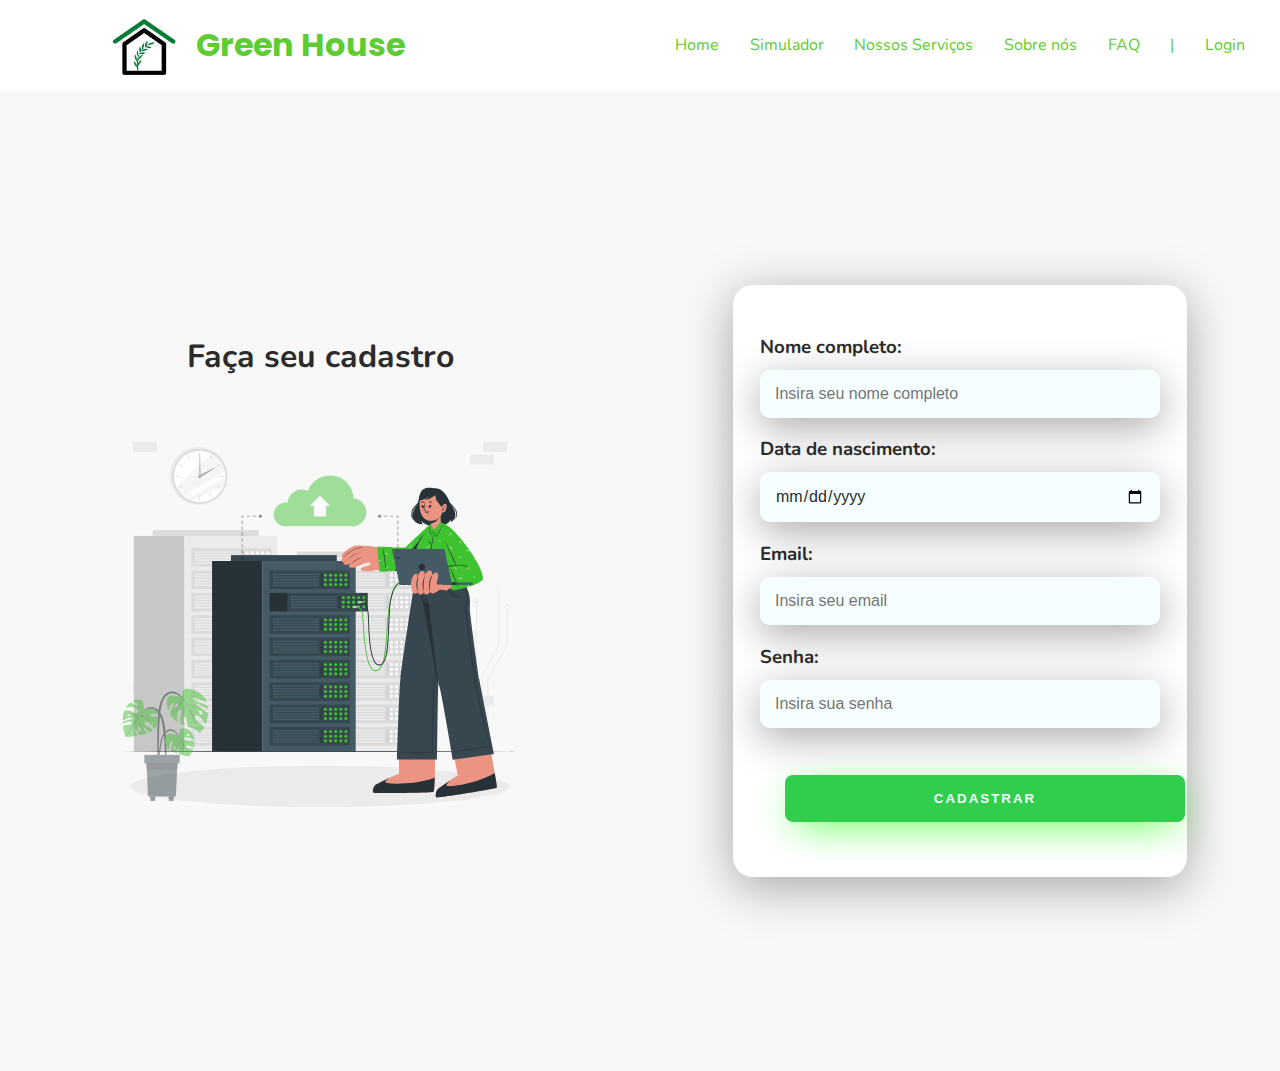
<file: cadastro.html>
<!DOCTYPE html>
<html lang="pt">
<head>
    <meta charset="UTF-8">
    <meta http-equiv="X-UA-Compatible" content="IE=edge">
    <meta name="viewport" content="width=device-width, initial-scale=1.0">
    <title>GreenHouse - Cadastro</title>
    <link rel="stylesheet" href="css/GreenHouse.css">
    <link rel="stylesheet" href="css/header.css">
    <link rel="shortcut icon" href="green.png">
</head>
<body>
    
    <div class="header">
        <div class="container">
            <img class="imagemLogo" src="green.png">
            <h1><a href="home.html">Green House</a></h1>

            <ul>
                <li><a href="Home.html">Home</a></li>
                <li><a href="simulador.html">Simulador</a></li>
                <li><a href="sobreproduto.html">Nossos Serviços</a></li>
                <li><a href="sobrenos.html">Sobre nós</a></li>
                <li><a href="FAQ.html">FAQ</a></li>
                <li><a>|</a></li>
                <li><a href="login.html">Login</a></li>
            </ul>
        </div>
    </div>
    <!-- login  -->

    <div class="main-login">
        <div class="left-login">
            <h1>Faça seu cadastro</h1>
            <img src="banco_de_dados.svg" class="left-login-image" alt="banco animação">
        </div>
        <div class="right-login">
            <div class="card">
                <div class="tamanho">
                    <h3>Nome completo: </h3>
                    <input placeholder="Insira seu nome completo">
                </div>
                <div class="tamanho">
                    <h3>Data de nascimento: </h3>
                    <input class="fonteinput" placeholder="Insira sua data de nascimento" type="date">
                </div>
                <div class="tamanho">
                    <h3>Email:</h3>
                    <input placeholder="Insira seu email">
                </div>
                <div class="tamanho">
                    <h3>Senha:</h3>
                    
                        <input type="password" placeholder="Insira sua senha">

                        
                <br><br>
                <button class="btn">Cadastrar</button>
            </div>
        </div>
    </div>

</body>
</html>
<script>
    
</script>

<!-- <li><a href="login.html"><button class="btnlogin" onclick="Login">Login</button></a></li> -->
</file>
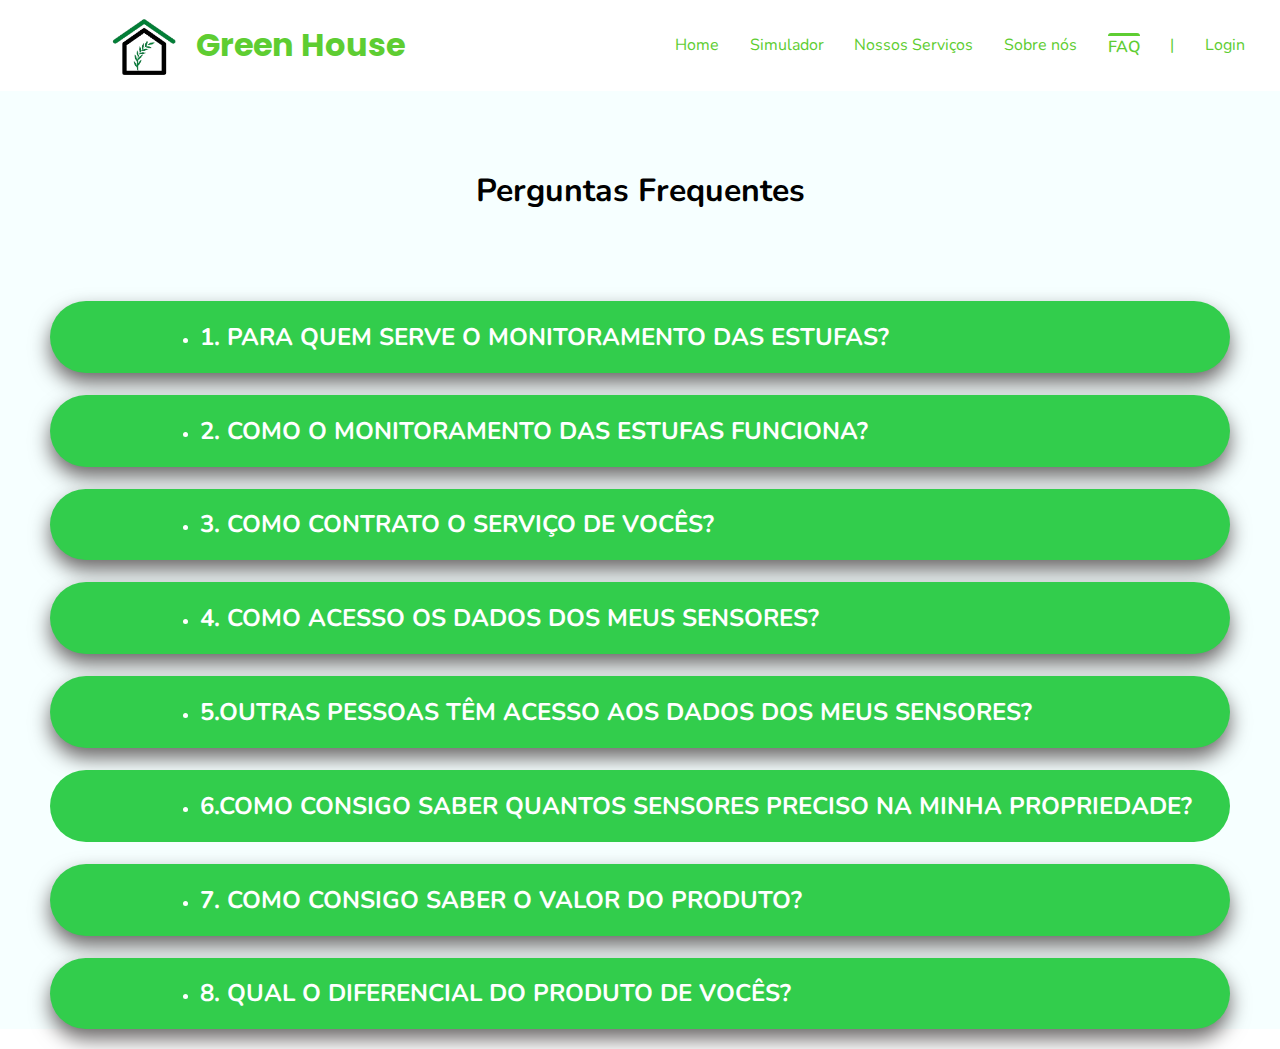
<file: FAQ.html>
<!DOCTYPE html>
<html lang="en">

<head>
    <meta charset="UTF-8" />
    <meta http-equiv="X-UA-Compatible" content="IE=edge" />
    <meta name="viewport" content="width=device-width, initial-scale=1.0" />
    <title>Document</title>
    <link rel="stylesheet" href="css/Faq.css">
    <link rel="stylesheet" href="css/header.css">
    <link rel="shortcut icon" href="green.png">
</head>

<body>
    <div class="header">
        <div class="container">
            <img class="imagemLogo" src="green.png">
            <h1><a href="home.html">Green House</a></h1>

            <ul>
                <li><a href="Home.html">Home</a></li>
                <li><a href="simulador.html">Simulador</a></li>
                <li><a href="sobreproduto.html">Nossos Serviços</a></li>
                <li><a href="sobrenos.html">Sobre nós</a></li>
                <li class="agora"><a href="FAQ.html"> <span> FAQ </span></a></li>
                <li><a>|</a></li>
                <li><a href="login.html"> Login</a></li>
            </ul>
        </div>
    </div>

<div class="background">
    <div class="segundo-container">
        <h1>Perguntas Frequentes</h1>

    </div>



    <div class="fundo">
        <div class="faq">
            <details>
            <summary> <h2>1. PARA QUEM SERVE O MONITORAMENTO DAS ESTUFAS? </h2></summary>
            <p>
                Para todos os proproprietários de estufas que desejam ter um monitoramento responsivo e simples, também
                para Fabricantes de estufa que desejam vender seus produtos ja com o nosso sistema.
            </p>
        </details>
        </div>
    </div>
    <br>
    <div class="fundo1">
        <div class="faq1">
<details>
    <summary>
            <h2>2. COMO O MONITORAMENTO DAS ESTUFAS FUNCIONA?</h2></summary>
            <p>
                Funciona com os sensores que nos utilizamos todos projetados para melhor analise e resposta mais rapida.
            </p>
        </details>
        </div>
    </div>
    <br>
    <div class="fundo2">
        <div class="faq2">
            <details>
           <summary> <h2>3. COMO CONTRATO O SERVIÇO DE VOCÊS?</h2></summary>
            <p>
                Cique no simbolo do Whatsapp na pagina inicial pra entrar em contato com a gente.
            </p>
        </details>
        </div>
    </div>
<br>
    <div class="fundo3">
        <div class="faq3">
            <details>
            <summary><h2>4. COMO ACESSO OS DADOS DOS MEUS SENSORES?</h2></summary>
            <p>
                Acesse a aréa de login, faça login com seus dados para ter uma analise completa dos seus dados.
            </p>
        </details>
        </div>
    </div>
    <br>
    <div class="fundo4">
        <div class="faq4">
            <details>
            <summary><h2>5.OUTRAS PESSOAS TÊM ACESSO AOS DADOS DOS MEUS SENSORES?</h2></summary>
            <p>
                Não. O Monitoramento Rural não compartilha os seus dados com ninguém.
            </p>
        </details>
        </div>
    </div>

    <br>
    <div class="fundo5">
        <div class="faq5">
            <details>
           <summary><h2>6.COMO CONSIGO SABER QUANTOS SENSORES PRECISO NA MINHA PROPRIEDADE?</h2></summary> 
            <p>
                Acesse a aba do simulador informando os dados pedidos, iremos te informar uma simulação de quanto seria.
            </p>
        </details>
        </div>
    </div>
    <br>
    <div class="fundo6">
        <div class="faq6">
            <details>
           <summary><h2>7. COMO CONSIGO SABER O VALOR DO PRODUTO?</h2></summary> 
            <p>
                Podemos te dar uma simualação rapida pela aba simulador e para mais informações clique no simbolo de Whatsapp na pagina inicial.
            </p>
        </details>
        </div>
    </div>
    <br>
    <div class="fundo7">
        <div class="faq7">
            <details>
           <summary><h2>8. QUAL O DIFERENCIAL DO PRODUTO DE VOCÊS?</h2></summary> 
            <p>
                Nós utilizamos os melhores sensores de custo benefício do mercado, com resposta rapida bom alcance e dados precisos.
            </p>
        </details>
        </div>
    </div>
</div>
        
        





</body>

</html>
</file>
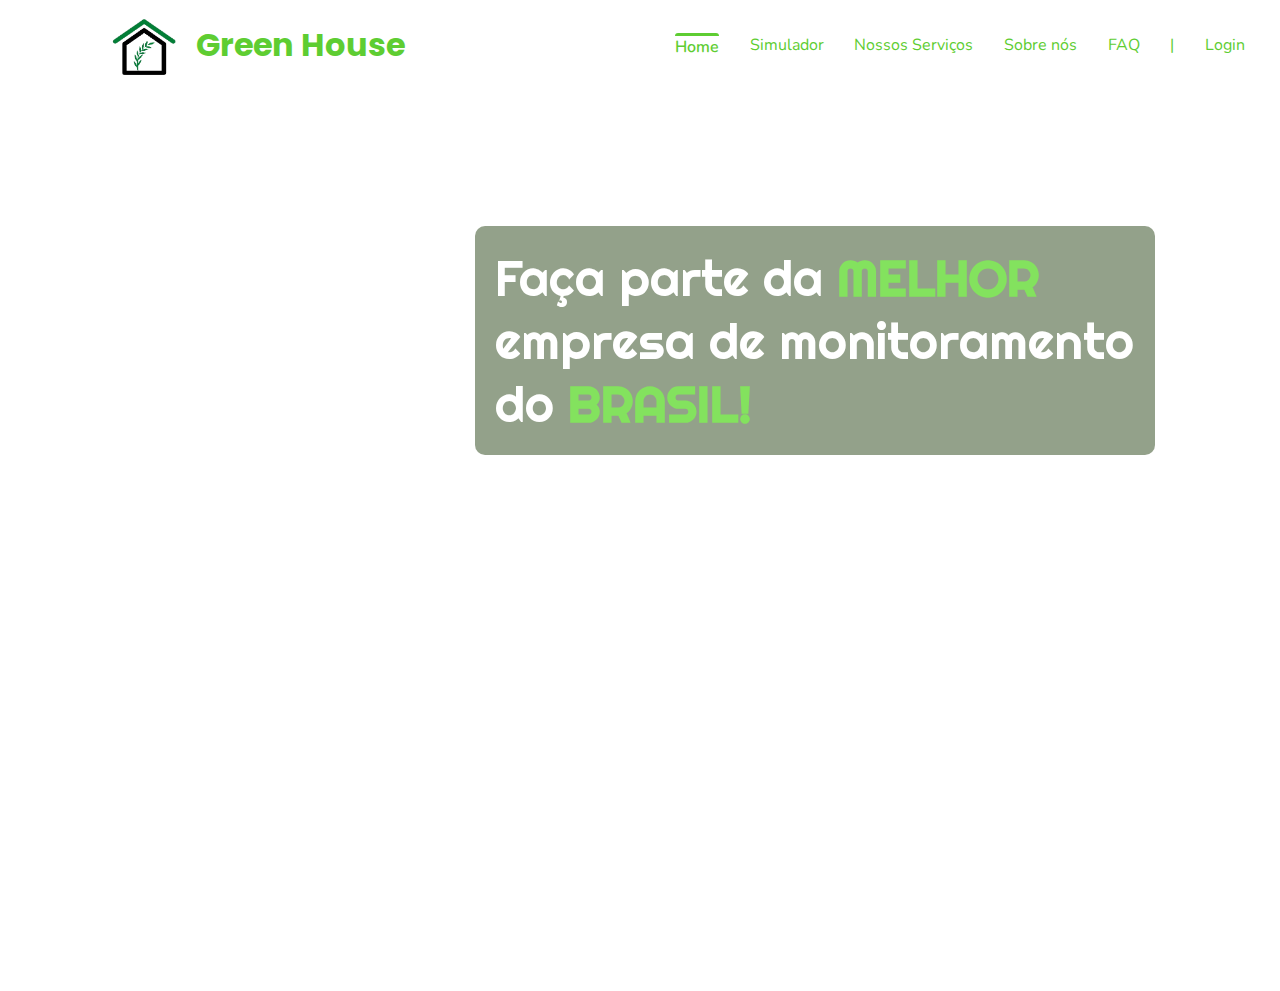
<file: Home.html>
<!DOCTYPE html>
<html lang="pt">

<head>
    <meta charset="UTF-8">
    <meta http-equiv="X-UA-Compatible" content="IE=edge">
    <meta name="viewport" content="width=device-width, initial-scale=1.0">
    <title>Green House</title>
    <link rel="stylesheet" href="css/Home.css">
    <link rel="stylesheet" href="css/header.css">
    <link rel="shortcut icon" href="green.png">
</head>

<body>
    <div class="header">
        <div class="container">
            <img class="imagemLogo" src="green.png">
            <h1><a href="home.html">Green House</a></h1>

            <ul>
                <li class="agora"><a href="Home.html"> <span> Home </span></a></li>
                <li><a href="simulador.html">Simulador</a></li>
                <li><a href="sobreproduto.html">Nossos Serviços</a></li>
                <li><a href="sobrenos.html">Sobre nós</a></li>
                <li><a href="FAQ.html">FAQ</a></li>
                <li><a>|</a></li>
                <li><a href="login.html">Login</a></li>
            </ul>
        </div>
    </div>
    <div class="banner">
        <div class="container">
            <p>Faça parte da <span>MELHOR</span> empresa de monitoramento do <span>BRASIL!</span></p>
        </div>
    </div>
</body>
</file>
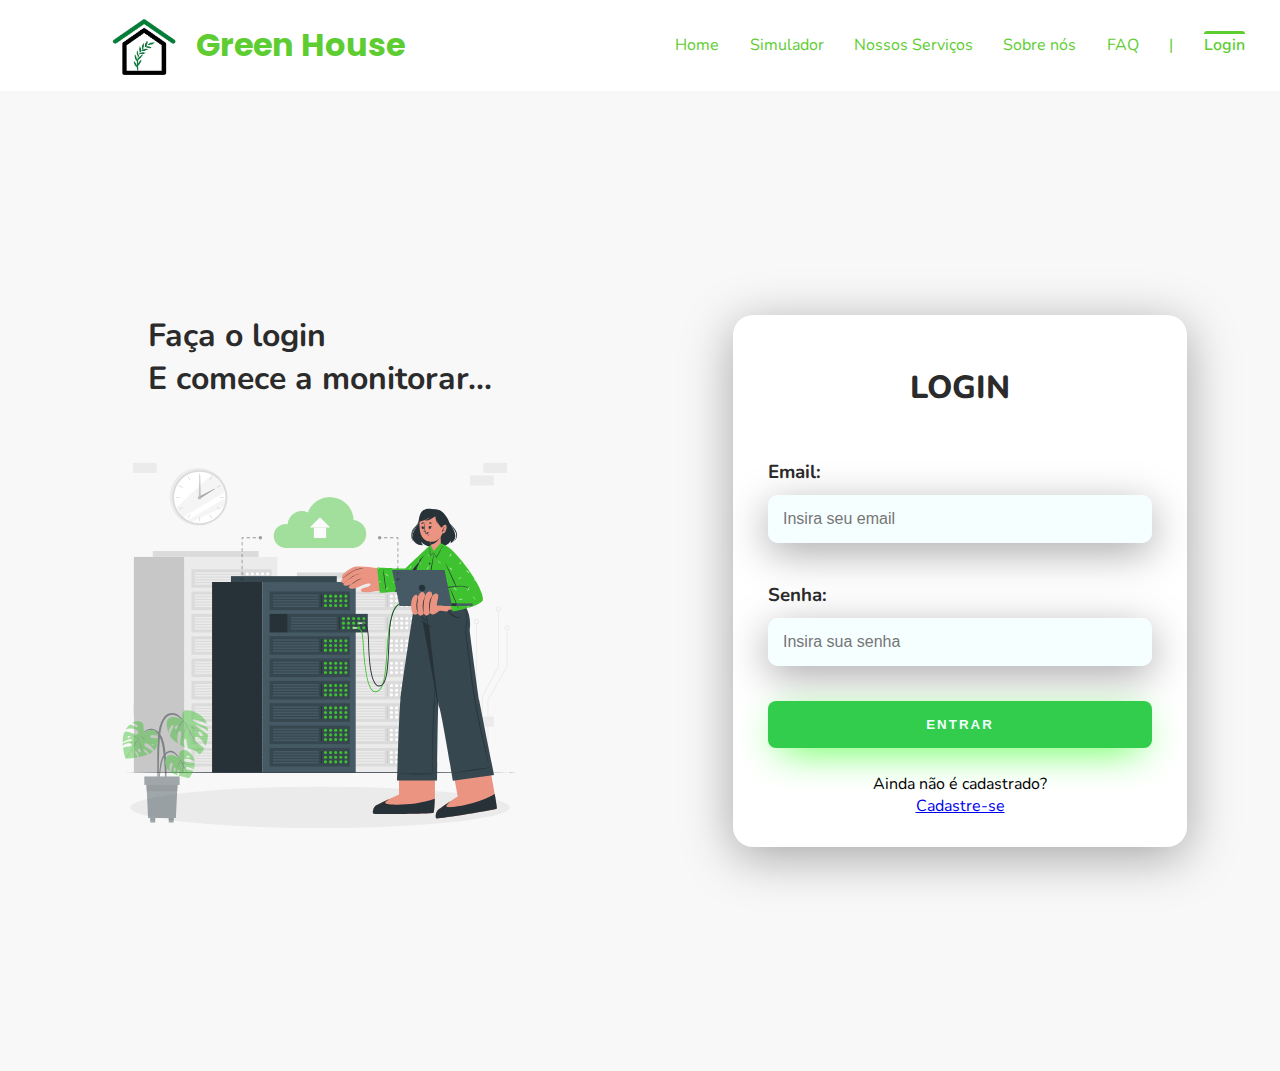
<file: login.html>
<!DOCTYPE html>
<html lang="pt">
<head>
    <meta charset="UTF-8">
    <meta http-equiv="X-UA-Compatible" content="IE=edge">
    <meta name="viewport" content="width=device-width, initial-scale=1.0">
    <title>GreenHouse - Login</title>
    <link rel="stylesheet" href="css/GreenHouse.css">
    <link rel="stylesheet" href="css/header.css">
    <link rel="shortcut icon" href="green.png">
</head>
<body>
    <div class="header">
        <div class="container">
            <img class="imagemLogo" src="green.png">
            <h1><a href="home.html">Green House</a></h1>

            <ul>
                <li><a href="Home.html">Home</a></li>
                <li><a href="simulador.html">Simulador</a></li>
                <li><a href="sobreproduto.html">Nossos Serviços</a></li>
                <li><a href="sobrenos.html">Sobre nós</a></li>
                <li><a href="FAQ.html">FAQ</a></li>
                <li><a>|</a></li>
                <li><a href="#" class="agora">Login</button></a></li>
            </ul>
        </div>
    </div>
    <!-- login  -->

    <div class="main-login">
        <div class="left-login">
            <h1>Faça o login<br>E comece a monitorar...</h1>
            <img src="banco_de_dados.svg" class="left-login-image" alt="banco animação">
        </div>
        <div class="right-login">
            <div class="card">
                <h1>LOGIN</h1>
                <div class="dados">
                    <h3>Email:</h3>
                    <input type="text" name="email" placeholder="Insira seu email">
                </div>
                <div class="dados">
                    <h3>Senha:</h3>
                    <input type="password" name="senha" placeholder="Insira sua senha">
                </div>
                <button class="btn" onclick="entrar">Entrar</button>
                Ainda não é cadastrado? <a href="cadastro.html">Cadastre-se</a>
            </div>
        </div>
    </div>

</body>
</html>
</file>
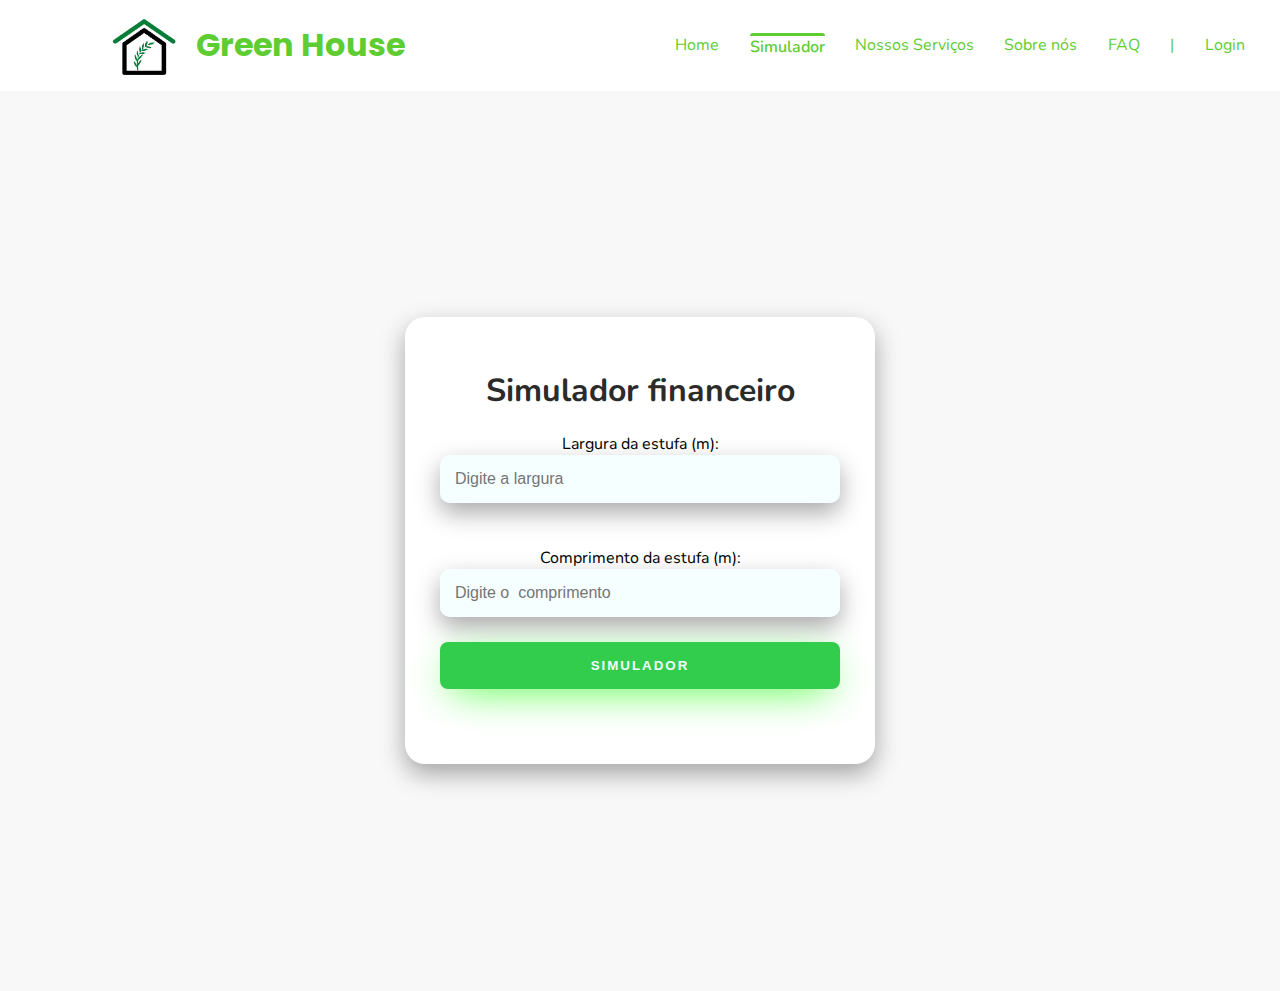
<file: simulador.html>
<!DOCTYPE html>
<html lang="pt">

<head>
    <meta charset="UTF-8">
    <meta http-equiv="X-UA-Compatible" content="IE=edge">
    <meta name="viewport" content="width=device-width, initial-scale=1.0">
    <title>Simulador</title>  
    <link rel="stylesheet" href="css/simulador.css">
    <link rel="stylesheet" href="css/header.css">
    <link rel="shortcut icon" href="green.png">
</head>

<body>
    <div class="header">
        <div class="container">
            <img class="imagemLogo" src="green.png">
            <h1><a href="home.html">Green House</a></h1>

            <ul>
                <li><a href="Home.html">Home</a></li>
                <li class="agora"><a href="#"> <span> Simulador </span></a></li>
                <li><a href="sobreproduto.html">Nossos Serviços</a></li>
                <li><a href="sobrenos.html">Sobre nós</a></li>
                <li><a href="FAQ.html">FAQ</a></li>
                <li><a>|</a></li>
                <li><a href="login.html">Login</a></li>
            </ul>
        </div>
    </div>
    <div class="simulador">
        <div class="exibir">
            <h1>Simulador financeiro</h1>            
            Largura da estufa (m):             
             <input id="ipt_largura" placeholder="Digite a largura">      <br> <br>      
            Comprimento da estufa (m): <input id="ipt_comprimento" placeholder="Digite o  comprimento">           
            <button onclick="simular()">Simulador</button>
             <div id="div_resposta"></div>
        </div>
    </div>



</body>
</html>

<script>

    function reset(){
        ipt_comprimento.classList.remove("placeholderred")
        ipt_comprimento.style = `border: 2px solid none;`
        ipt_largura.classList.remove("placeholderred")
        ipt_largura.style = `border: 2px solid none;`
        div_resposta.innerHTML = ``
    }
    function simular(){
        var larg = Number(ipt_largura.value);
        var comp = Number(ipt_comprimento.value);
        var m2 = larg*comp;
        var sensor = 125;
        var preco = 2500;
        var qtdSensor = m2/sensor;
        qtdSensor = Math.ceil(qtdSensor);
        reset()
        if(larg==``){
            div_resposta.innerHTML = `Digite o valor da largura.`
            ipt_largura.placeholder = `Campo obrigatório.`
            ipt_largura.style = `border: 2px solid red;`
            ipt_largura.classList.add("placeholderred")
        }
        if(comp==``){
            div_resposta.innerHTML += `<br>Digite o valor do comprimento.`
            ipt_comprimento.placeholder = `Campo obrigatório.`
            ipt_comprimento.style = `border: 2px solid red;`
            ipt_comprimento.classList.add("placeholderred")
        }
        else if(m2<=125 && m2>0){
            preco1 = preco;
            div_resposta.innerHTML = `Sua área da estufa é de <b>${m2} m²</b>, então será necessário <b>${qtdSensor} sensor</b>, e o custo do sistema será de <b>R$ ${preco1.toFixed(2)}</b>.`
        }
        else if(m2>125 && m2<=250){
            preco2 = (preco*0.9)*qtdSensor;
            div_resposta.innerHTML = `Sua área da estufa é de <b>${m2} m²</b>, então serão necessários <b>${qtdSensor} sensores</b>, e o custo do sistema será de <b>R$ ${preco2.toFixed(2)}</b>.`
        }
        else if(m2>250 && m2<=375){
            preco3 = (preco*0.8)*qtdSensor;
            div_resposta.innerHTML = `Sua área da estufa é de <b>${m2} m²</b>, então serão necessários <b>${qtdSensor} sensores</b>, e o custo do sistema será de <b>R$ ${preco3.toFixed(2)}</b>.`
        }
        else if(m2>375 && m2<=500){
            preco4 = (preco*0.7)*qtdSensor;
            div_resposta.innerHTML = `Sua área da estufa é de <b>${m2} m²</b>, então serão necessários <b>${qtdSensor} sensores</b>, e o custo do sistema será de <b>R$ ${preco4.toFixed(2)}</b>.`
        }
        else if(m2>500){
            preco5 = (preco*0.65);
            div_resposta.innerHTML = `Sua área da estufa é de <b>${m2} m²</b>, então serão necessários <b>${qtdSensor} sensores</b>, e o custo do sistema será de <b>R$ ${preco5.toFixed(2)}</b>.`     
        }
        
    }

</script>
</file>
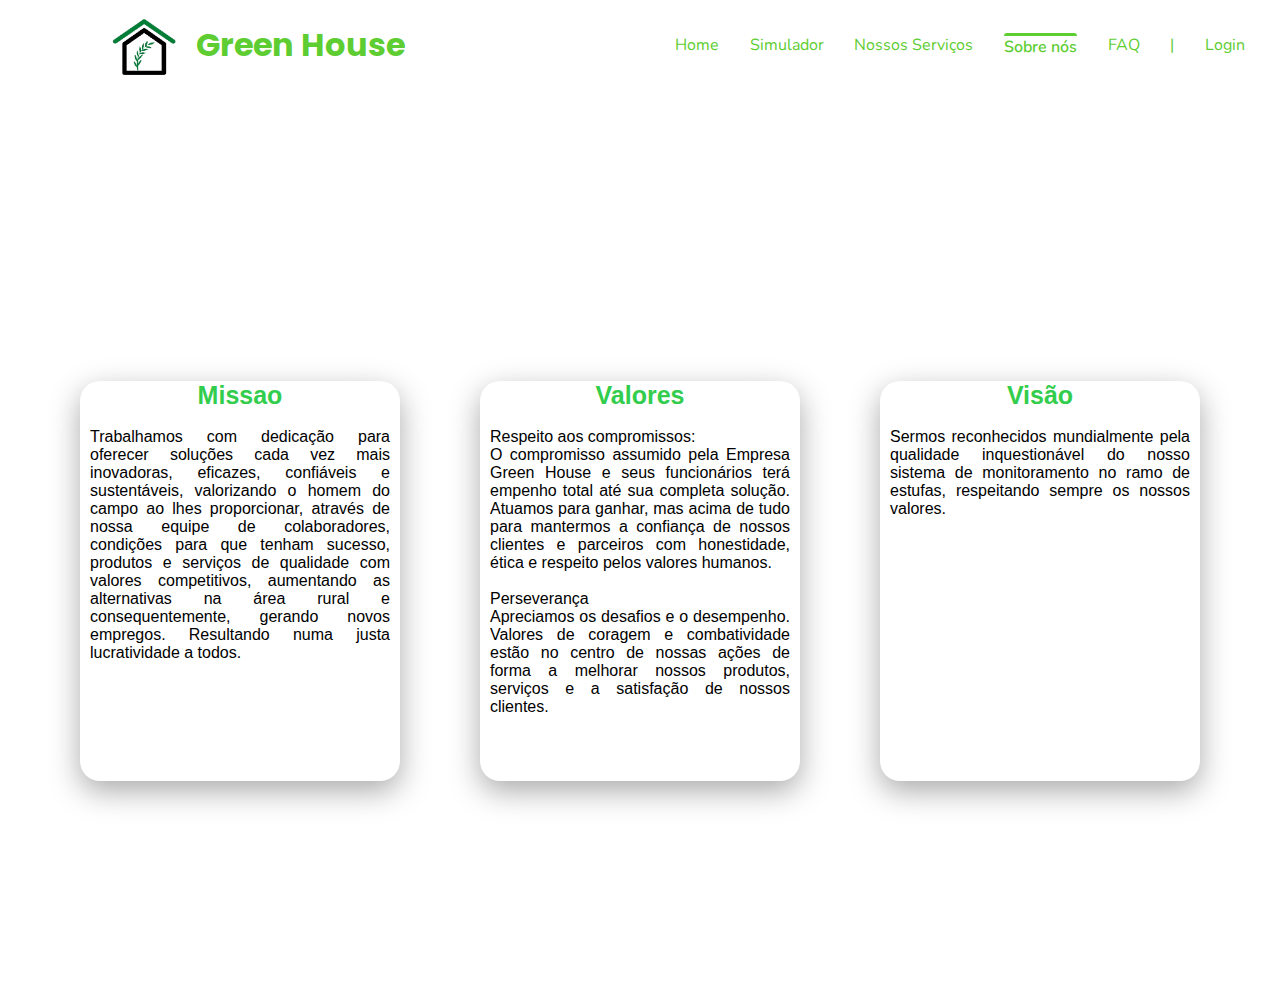
<file: sobrenos.html>
<!DOCTYPE html>
<html lang="pt">
<head>
    <meta charset="UTF-8">
    <meta http-equiv="X-UA-Compatible" content="IE=edge">
    <meta name="viewport" content="width=device-width, initial-scale=1.0">
    <title>Sobre nós - GreenHouse</title>
    <link rel="stylesheet" href="css/sobrenos.css">
    <link rel="stylesheet" href="css/header.css">
    <link rel="shortcut icon" href="green.png">
</head>
<body>
    
    <div class="header">
        <div class="container">
            <img class="imagemLogo" src="green.png">
            <h1><a href="home.html">Green House</a></h1>

            <ul>
                <li><a href="Home.html">Home</a></li>
                <li><a href="simulador.html">Simulador</a></li>
                <li><a href="sobreproduto.html">Nossos Serviços</a></li>
                <li class="agora"><a href="sobrenos.html"> <span> Sobre nós </span> </a></li>
                <li><a href="FAQ.html">FAQ</a></li>
                <li><a>|</a></li>
                <li><a href="login.html">Login</a></li>
            </ul>
        </div>
    </div> 
   

    <div class="divPaiDeTodos"> 
        <div class="divText">EMPRESA</div>
        <div class="divText2">Conheça a Green House</div>
        <div class="div1"> 
            <div class="divF1"> <div class="divTitulo">Missao</div> <br> Trabalhamos com dedicação para oferecer soluções cada vez mais inovadoras, eficazes, confiáveis e sustentáveis, valorizando o homem do campo ao lhes proporcionar, através de nossa equipe de colaboradores, condições para que tenham sucesso, produtos e serviços de qualidade com valores competitivos, aumentando as alternativas na área rural e consequentemente, gerando novos empregos. Resultando numa justa lucratividade a todos.</div>
            
            <div class="divF2"> <div class="divTitulo">Valores</div> <br> <span style="font-weight: 500;"> Respeito aos compromissos:</span>
                <br>
                O compromisso assumido pela Empresa Green House e seus funcionários terá empenho total até sua completa solução. Atuamos para ganhar, mas acima de tudo para mantermos a confiança de nossos clientes e parceiros com honestidade, ética e respeito pelos valores humanos. <br> <br>
               <span style="font-weight: 500;">Perseverança</span> <br>
                Apreciamos os desafios e o desempenho. Valores de coragem e combatividade estão no centro de nossas ações de forma a melhorar nossos produtos, serviços e a satisfação de nossos clientes.</div>
            
            <div class="divF2"> <div class="divTitulo"> Visão</div> <br> Sermos reconhecidos mundialmente pela qualidade inquestionável do nosso sistema de monitoramento no ramo de estufas, respeitando sempre os nossos valores.</div>
    
        </div>
    




</body>
</html>
</file>
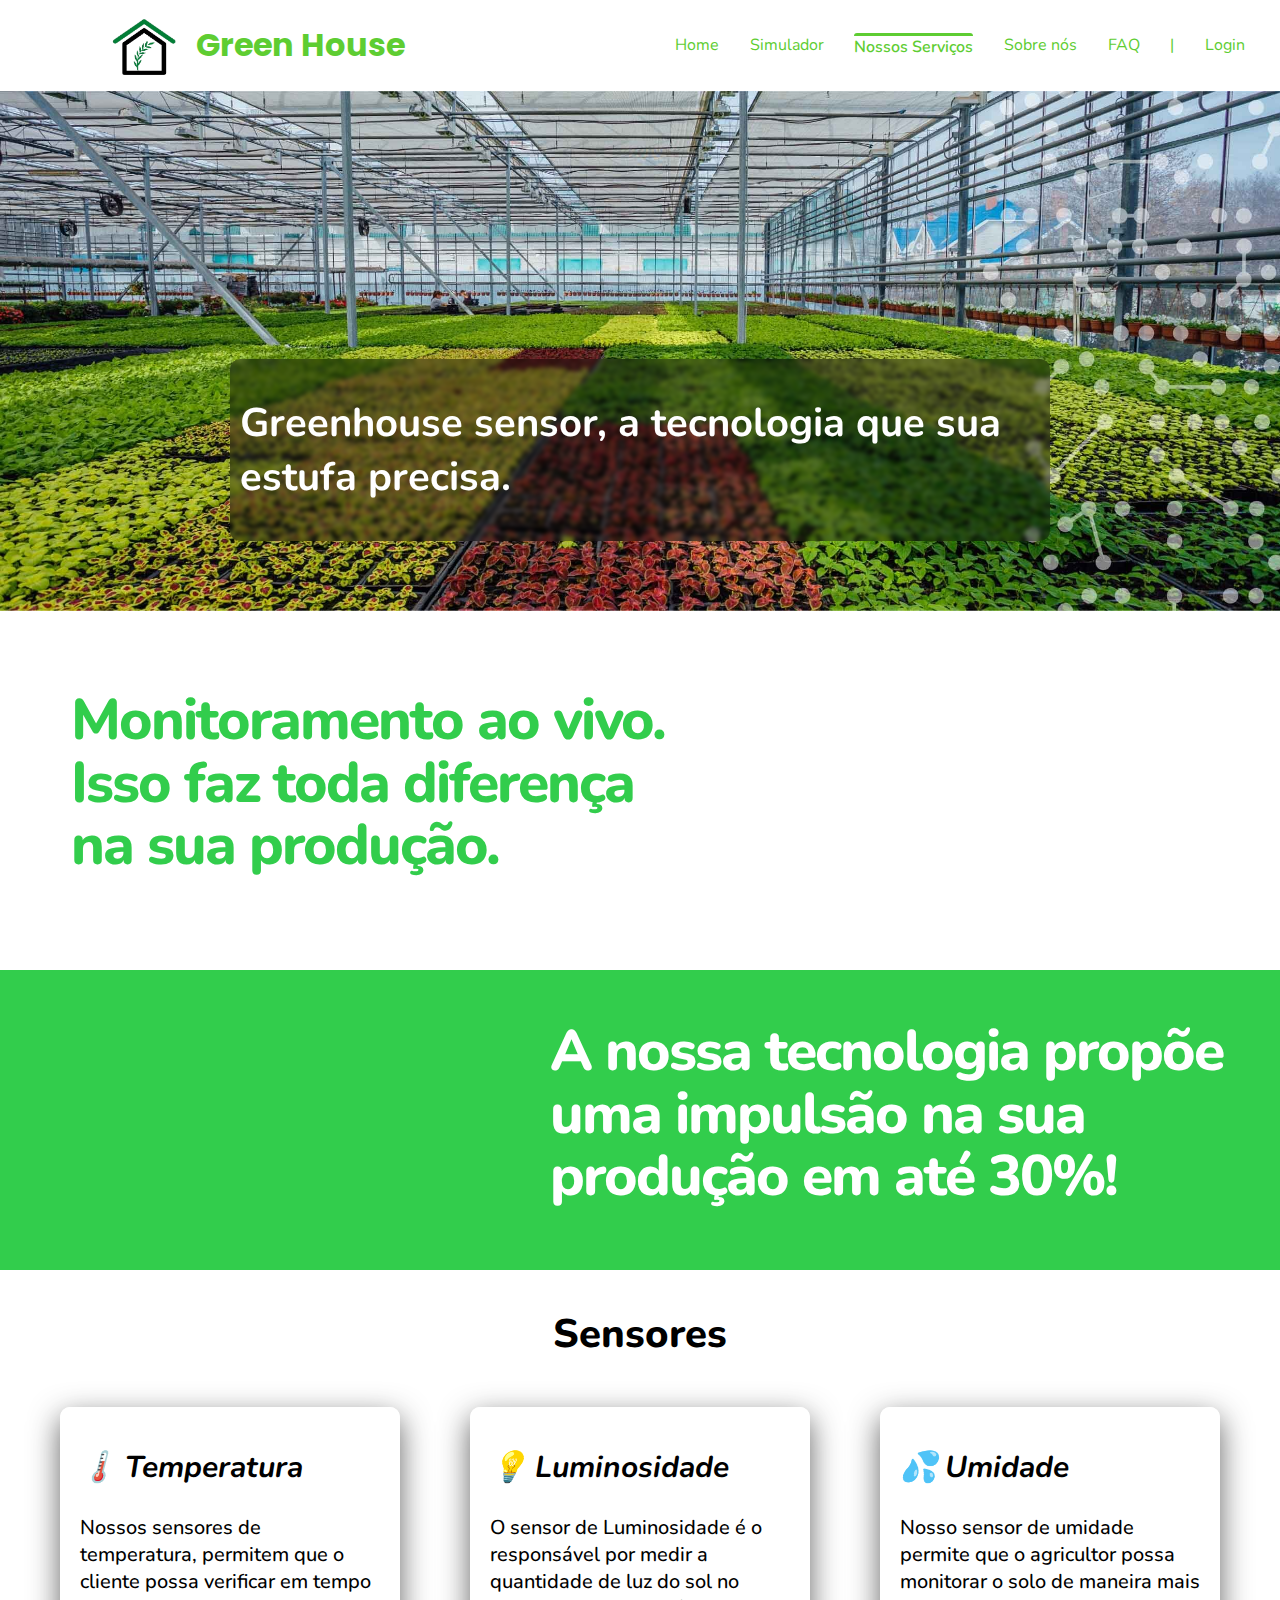
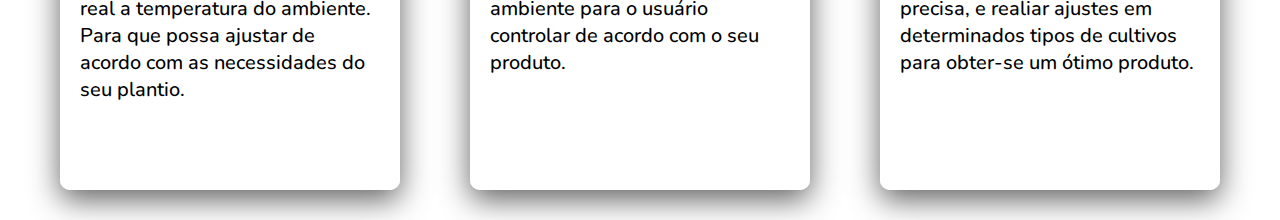
<file: sobreproduto.html>
<!DOCTYPE html>
<html lang="en">

<head>
    <meta charset="UTF-8">
    <meta http-equiv="X-UA-Compatible" content="IE=edge">
    <meta name="viewport" content="width=device-width, initial-scale=1.0">
    <title>Sobre nós</title>
    <link rel="stylesheet" href="css/sobreproduto.css">
    <link rel="stylesheet" href="css/header.css">
    <link rel="shortcut icon" href="green.png">
</head>

<body>

    <div class="header">
        <div class="container">
            <img class="imagemLogo" src="green.png">
            <h1><a href="home.html">Green House</a></h1>

            <ul>
                <li><a href="Home.html">Home</a></li>
                <li><a href="simulador.html">Simulador</a></li>
                <li class="agora"><a href="sobreproduto.html"> <span> Nossos Serviços </span></a></li>
                <li><a href="sobrenos.html">Sobre nós</a></li>
                <li><a href="FAQ.html">FAQ</a></li>
                <li><a>|</a></li>
                <li><a href="login.html">Login</a></li>
            </ul>
        </div>
    </div>
        <div class="containercorpo">
            <div class="glass">
                <div>
                    <p>Greenhouse sensor, a tecnologia que sua estufa precisa.</p>
                </div>
            </div>
        </div>
        <div class="containercorpo2">
            <p class="frase">Monitoramento ao vivo. <br>
                Isso faz toda diferença <br>
                na sua produção.</p>
        </div>

        <div class="containercorpo3">
            <p>A nossa tecnologia propõe uma impulsão na sua produção em até 30%!</p>

        </div>

        <div class="main-container">
            <div class="heading">
                <h1 class="heading__title">Sensores</h1>
            </div>
            <div class="cards">
                <div class="card card-1">
                    <div class="card_titulo"><i>🌡️ Temperatura</i></div>

                    <h2 class="card_desc">Nossos sensores de temperatura, permitem que o cliente possa verificar em
                        tempo real a temperatura do ambiente. Para que possa ajustar de acordo com as necessidades do
                        seu plantio.</h2>
                </div>
                <div class="card card-2">
                    <div class="card_titulo"><i>💡 Luminosidade</i></div>

                    <h2 class="card_desc">O sensor de Luminosidade é o responsável por medir a quantidade de luz do
                        sol no ambiente para o usuário controlar de acordo com o seu produto.</h2>
                </div>
                <div class="card card-3">
                    <div class="card_titulo"><i>💦 Umidade</i></div>

                    <h2 class="card_desc">Nosso sensor de umidade permite que o agricultor possa monitorar o solo de
                        maneira mais precisa, e realiar ajustes em determinados tipos de cultivos para obter-se um ótimo
                        produto.</h2>
                </div>
            </div>
        </div>


    </body>
    <footer>
        
        
    </footer>

</html>
</file>
<file: css/GreenHouse.css>
/*login*/
.main-login{
    width: 100vw;
    height: 100vh;
    background-color: #f2f2f285;
    display: flex;
    justify-content: center;
    align-items: center;
    padding-top: 40px;
    padding-bottom: 40px;
}
.left-login{
    width: 50vw;
    height: 100vh;
    display: flex;
    justify-content: center;
    align-items: center;
    flex-direction: column;
}
.left-login h1{
    font-size: 2.5vw;
    color: #2b2b2b;
}
.left-login-image{
    width: 35vw;
}
.right-login{
    width: 50vw;
    height: 100vh;
    display: flex;
    justify-content: center;
    align-items: center;
}
.card{
    width: 60%;
    display: flex;
    justify-content: center;
    align-items: center;
    flex-direction: column;
    padding: 30px 35px;
    background: #ffffff;
    border-radius: 20px;
    box-shadow: 0px 10px 50px #00000056;
}
.card h1{
    color: #2b2b2b;
    font-weight: 800;
    align-items:center;
}
.dados{
    width: 100%;
    display: flex;
    flex-direction: column;
    align-items: flex-start;
    justify-content: center;
    margin: 10px 0px;
}
.card input{
    width: 100%;
    border: none;
    border-radius: 10px;
    padding: 15px;
    background: #f0ffff94;
    color: #2b2b2b;
    font-size: 12pt;
    box-shadow: 0px 10px 40px #00000056;
    box-sizing: border-box;
}
.card h3{
    color: #2b2b2b;
    margin-bottom: 10px;
}
.btn{
    width: 100%;
    padding: 16px 0px;
    margin: 25px;
    border: none;
    border-radius: 8px;
    outline: none;
    text-transform: uppercase;
    font-weight: 800;
    letter-spacing: 2px;
    color: #f0ffff;
    background: #32cd4c;
    cursor: pointer;
    box-shadow: 0px 10px 40px -12px #15ff00;
    transition-duration: 0.4s;
}

.tamanho{
    width: 400px;
}

.fonteinput {
    font-family: Arial, Helvetica, sans-serif
}
</file>
<file: css/header.css>
@import url('https://fonts.googleapis.com/css2?family=Righteous&display=swap');
@import url('https://fonts.googleapis.com/css2?family=Righteous&family=Sarala&display=swap');
@import url('https://fonts.googleapis.com/css2?family=Nunito:ital,wght@0,500;1,200&display=swap');
@import url('https://fonts.googleapis.com/css2?family=Poppins:wght@300;400;500;600;700;800&family=Righteous&family=Sarala&display=swap');

body {
    margin: 0;
    font-family: 'Nunito', sans-serif;
    background-color: white;
}

.container {
    color: #5ecd32;
    display: flex;
    justify-content: space-between;
}

.container h1{
    font-family: poppins, sans-serif;
}

.imagemLogo {
    height: 60px;
    margin-left: 110px;
    margin-top: 17px;
}

.header h1 {
    margin-right: 200px;
}

.container ul {
    display: flex;
    width: 600px;
    justify-content: space-around ;
    list-style: none;
    align-items: center;
    padding-right: 20px;
}

.container a {
    text-decoration: none;
    color: #5ecd32;
    transition: all 0.05s;
}

.agora {
    border-top: #5ecd32;;
border-style: solid;
border-bottom: none;
border-left: none;
border-right: none;
font-weight: 600;
border-radius: 3px;
}

.container ul a:hover {
border-top: #5ecd32;;
border-style: solid;
border-bottom: none;
border-left: none;
border-right: none;

}
</file>
<file: css/Faq.css>
.faq summary{
  color: white;
  margin-left: 150px;
}

.faq p {
  margin-left: 150px;
  margin-right: 150px;
  color: white;
  font-size: 20px;

}

.fundo {
  background-color: #32cd4c;
  display: flex;
  background-size: cover;
  border-radius: 50px;
  margin-left: 50px;
  margin-right: 50px;
  margin-top: 10px;
  box-shadow: 0px 10px 20px rgb(107, 104, 104);

}

.fundo:hover {
  transform: scale(1.05)
}

.faq1 summary {
  color: white;
  margin-left: 150px;
}

.faq1 p {
  margin-left: 150px;
  margin-right: 150px;
  color: white;
  font-size: 20px;
}

.fundo1 {
  background-color: #32cd4c;
  display: flex;
  background-size: cover;
  border-radius: 40px;
  margin-left: 50px;
  margin-right: 50px;
  box-shadow: 0px 10px 20px rgb(107, 104, 104);

}

.fundo1:hover {
  transform: scale(1.05)
}

.faq2 summary {
  color: white;
  margin-left: 150px;

}

.faq2 p {
  margin-left: 150px;
  margin-right: 150px;
  color: white;
  font-size: 20px;
}

.fundo2 {
  background-color: #32cd4c;
  display: flex;
  background-size: cover;
  border-radius: 40px;
  margin-left: 50px;
  margin-right: 50px;
  box-shadow: 0px 10px 20px rgb(107, 104, 104);
}

.fundo2:hover {
  transform: scale(1.05)
}

.faq3 summary {
  color: white;
  margin-left: 150px;

}

.faq3 p {
  margin-left: 150px;
  margin-right: 150px;
  color: white;
  font-size: 20px;
}

.fundo3 {
  background-color: #32cd4c;
  display: flex;
  background-size: cover;
  border-radius: 40px;
  margin-left: 50px;
  margin-right: 50px;
  box-shadow: 0px 10px 20px rgb(107, 104, 104);

}

.fundo3:hover {
  transform: scale(1.05)
}



.faq4 summary {
  color: white;
  margin-left: 150px;

}

.faq4 p {
  margin-left: 150px;
  margin-right: 150px;
  color: white;
  font-size: 20px;
}

.fundo4 {
  background-color: #32cd4c;
  display: flex;
  background-size: cover;
  border-radius: 40px;
  margin-left: 50px;
  margin-right: 50px;
  box-shadow: 0px 10px 20px rgb(107, 104, 104);

}

.fundo4:hover {
  transform: scale(1.05)
}

.faq5 summary {
  color: white;
  margin-left: 150px;

}

.faq5 p {
  margin-left: 150px;
  margin-right: 150px;
  color: white;
  font-size: 20px;
}

.fundo5 {
  background-color: #32cd4c;
  display: flex;
  background-size: cover;
  border-radius: 40px;
  margin-left: 50px;
  margin-right: 50px;
  bbox-shadow: 0px 10px 20px rgb(107, 104, 104);

}

.fundo5:hover {
  transform: scale(1.05)
}

.faq6 summary {
  color: white;
  margin-left: 150px;

}

.faq6 p {
  margin-left: 150px;
  margin-right: 150px;
  color: white;
  font-size: 20px;
}

.fundo6 {
  background-color: #32cd4c;
  display: flex;
  background-size: cover;
  border-radius: 40px;
  margin-left: 50px;
  margin-right: 50px;
  box-shadow: 0px 10px 20px rgb(107, 104, 104);

}

.fundo6:hover {
  transform: scale(1.05)
}

.faq7 summary {
  color: white;
  margin-left: 150px;

}

.faq7 p {
  margin-left: 150px;
  margin-right: 150px;
  color: white;
  font-size: 20px;
}

.fundo7 {
  background-color: #32cd4c;
  display: flex;
  background-size: cover;
  border-radius: 40px;
  margin-left: 50px;
  margin-right: 50px;
  margin-bottom: 20px;
  box-shadow: 0px 10px 20px rgb(107, 104, 104);

}

.fundo7:hover {
  transform: scale(1.05)
}

.btn a{
  color: white;
}

details summary {
  list-style: disc
  
}


/* Alexandre */

.segundo-container {
width: 100vw;
height: 200px;
display: flex;
justify-items: center;
align-items: center;
justify-content: center;

}

.background {
  background-color: #f0ffff94;
}
</file>
<file: css/Home.css>
.banner {
    background-image: url("https://www.datocms-assets.com/48825/1622731345-headerabforgrenhouse.jpg?auto=format&w=1920");
    height: 100vh;
    background-size: cover;
    opacity: 0.8;
}

.banner .container {
    height: 500px;
    align-items: center;
    justify-content: space-around;
}

.banner p {
    color: rgb(255, 255, 255);
    width: 640px;
    margin: 0;
    padding: 20px;
    border-radius: 10px;
    font-size: 50px;
    margin-left: 350px;
    background-color: rgba(33, 61, 13, 0.604);
    font-family: Righteous, cursive;
    position: relative;
}

.banner span {
    font-weight: bold;
    color: rgb(101, 219, 54);
}

a {
    text-decoration: none;
}
</file>
<file: css/simulador.css>
.simulador{
    width: 100vw;
   height: 100vh;
   background-color: #f2f2f285;
   display: flex;
   justify-content: center;
   align-items: center;
}

.simulador h1{
   font-size: 2.5vw;
   color: #2b2b2b;
}

.exibir{
   width: 60%;
   display: flex;
   justify-content: center;
   align-items: center;
   flex-direction: column;
   padding: 30px 35px;
   background: #ffffff;
   border-radius: 20px;
   box-shadow: 0px 10px 25px #00000056;
   width: 400px;
}

.exibir input{
   width: 100%;
   border: none;
   border-radius: 10px;
   padding: 15px;
   background: #f0ffff94;
   color: #2b2b2b;
   font-size: 12pt;
   box-shadow: 0px 10px 25px #00000056;
   box-sizing: border-box;
}

.exibir button{
   width: 100%;
   padding: 16px 0px;
   margin: 25px;
   border: none;
   border-radius: 8px;
   outline: none;
   text-transform: uppercase;
   font-weight: 800;
   letter-spacing: 2px;
   color: #f0ffff;
   background: #32cd4c;
   cursor: pointer;
   box-shadow: 0px 10px 40px -12px #15ff00;
   transition-duration: 0.4s;
}

.exibir button:hover{
   background-color: #5be754c7;
   color: #2b2b2b;
}

#div_resposta{
   margin-top: 20px;
   width: 400px;
   text-align: center;
}

input.placeholderred::-webkit-input-placeholder{
   color: red;
}
</file>
<file: css/sobrenos.css>
/*BANNER*/
.banner{
    height: 100vh;
    background-image: url("https://www.datocms-assets.com/48825/1622731345-headerabforgrenhouse.jpg?auto=format&w=1920");
    background-size: cover;

}
.banner .container{
    height: 500px;
    align-items: center;
}
.banner p{
    color: white;
    margin: 0;
    padding: 0;
    font-size: 36px;
    width: 1000px;
    margin-left: 200px;
}
.banner span{
    font-weight: 800;
}
.vidro{
    background-color: transparent;
    backdrop-filter: blur(2px);
    -webkit-backdrop-filter: blur( 2px);
    height: 70px;
    border-radius: 20px;
}

#texto_centro {
    font-weight: 200;
    text-shadow: 2px 2px 4px black;
}

/*Sobre nós*/

 .divPaiDeTodos{
    background-color: #ffffff;
    height: 100vh;
    width: 100vw;
       
}

.divText{
    font-family: 'Segoe UI', Tahoma, Geneva, Verdana, sans-serif;
    font-size: 36px;
    text-align: left;
    font-weight: 800;
    color: #ffffff;
    margin-left: 40px;
       
}

.divText2{
    filter: brightness(100%);
    color: #fff;
    font-family: 'Segoe UI', Tahoma, Geneva, Verdana, sans-serif;
    font-size: 20px;
    margin-left: 40px;

} 

.div1{
    background-color: #ffffff;
    height: 90vh;
    width: 100vw;
    margin: 0px;
    display: flex;
    justify-content: space-evenly;
    align-items: center;
    font-family: 'Segoe UI', Tahoma, Geneva, Verdana, sans-serif;
    margin-top: 20px;
}

.divF1{
    font-family: 'Segoe UI', Tahoma, Geneva, Verdana, sans-serif;
    font-size: 16px;
    background-color: white;
    height: 400px;
    width: 300px;
    text-align: justify;
    border-radius: 20px;
    box-shadow: 0px 10px 30px #00000056;
    padding: 0px 10px 0px 10px;
    
    
}


.divF2{
    font-family: 'Segoe UI', Tahoma, Geneva, Verdana, sans-serif;
    font-size: 16px;
    background-color: white;
    height: 400px;
    width: 300px;
    text-align: justify;
    border-radius: 20px;
    box-shadow: 0px 10px 30px #00000056;
    padding: 0px 10px 0px 10px;
    
}


.divF3{
    font-family: 'Segoe UI', Tahoma, Geneva, Verdana, sans-serif;
    font-size: 16px;
    background-color: white;
    height: 400px;
    width: 300px;
    text-align: justify;
    border-radius: 20px;
    box-shadow: 0px 10px 30px #00000056;
    padding: 0px 10px 0px 10px;
}

.divTitulo{
    color: #32cd4c;
    font-size: 25px;
    font-weight: 600;   
    text-align: center;
}


/* .divPai{
    background-image: url(https://agropos.com.br/wp-content/uploads/2021/04/Vantagens-da-utilizacao-de-estufas-na-agricultura-min.jpg);
    height: 100vh;
    width: 100vw;
    background-size: cover;
    background-repeat: no-repeat;
    
    display: flex;
 }

 .divText{
     filter: brightness(100%);
     color: #ffffff;
     font-family: 'Segoe UI', Tahoma, Geneva, Verdana, sans-serif;
     font-size: 40px;
     font-weight: 800;
     justify-content: center;
   
    
 }
*/
</file>
<file: css/sobreproduto.css>
.containercorpo {
    display: flex;
    background-image: url(imagemprincipal.jpg);
    background-size: cover;
    width: 100%;
    height: 520px;
}
.glass {
    height: 18%;
    width: 100%;
    max-width: 800px;
    background-color: #0000005f;
    backdrop-filter: blur(2px);
    -webkit-backdrop-filter: blur(2px);
    position: absolute;
    top: 50%;
    left: 50%;
    transform: translate(-50%,-50%);
    border-radius: 10px;
    padding: 10px;
    align-content: center;
    
}

.containercorpo .glass p {
    color: white;
    font-size: 40px;
    font-weight: 700;
    align-items: center;
    margin: 0;

}

.containercorpo2 {
    background-color: #ffffff;
    width: 100%;
    height: 300px;
    justify-content: center;
    border-style: solid;
    border-color: #ffffff;
    border-width: 1px;


}

.containercorpo2 .frase{
    margin-left: 50px;
    font-size: 57px;
    font-weight: 800;
    text-transform: none;
    line-height: 1.1em;
    letter-spacing: -2px;
    color: #32cd4c;
    padding: 20px;

}
.containercorpo3 {
    background-color: #32cd4c;
    width: 100%;
    height: 300px;
    justify-content: center;
}

.containercorpo3 p {
    margin-left: 500px;
    font-size: 57px;
    font-weight: 800;
    text-transform: none;
    line-height: 1.1em;
    letter-spacing: -2px;
    color: #ffffff;
    padding: 50px;
}


.main-container {
    padding: 10px;
    background-color: #ffffff;
  }
  
  /* TITULO */
  
  .heading {
    text-align: center;
  }
  
  .heading__title {
    font-weight: 800;
    font-size: 40px;
  }
  
  
  /* CARDS */
  
  .cards {
    display: flex;
    flex-wrap: wrap;
    justify-content: space-evenly;
  }
  
  .card {
    margin: 20px;
    padding: 20px;
    width: 300px;
    max-height: 400px;
    display: grid;
    grid-template-rows: 20px 50px 1fr 50px;
    border-radius: 10px;
    box-shadow: 0px 10px 30px rgba(82, 82, 82, 0.9);
    transition: all 0.3s;
    justify-content: center;
  }
  
  .card:hover {
    box-shadow: 0px 6px 10px rgba(0, 0, 0, 0.9);
    transform: scale(1.08);
    
  }
  

  
  .card_titulo {
    grid-row: 2/3;
    font-size: 30px;
    font-weight: bold;
  }
  
  .card_desc {

    font-weight: 500;
    color: #000000;
    grid-row: 3/4;
    font-size: 20px;
    
  }
  
  
  /* BACKGROUND DOS CARDS */
  
  .card-1 {
    background: radial-gradient(#ffffff, #ffffff);
  }
  
  .card-2 {
    background: radial-gradient(#ffffff, #ffffff);
  }
  
  .card-3 {
    background: radial-gradient(#ffffff, #ffffff);
  }
  

/* RODAPÉ */
</file>
